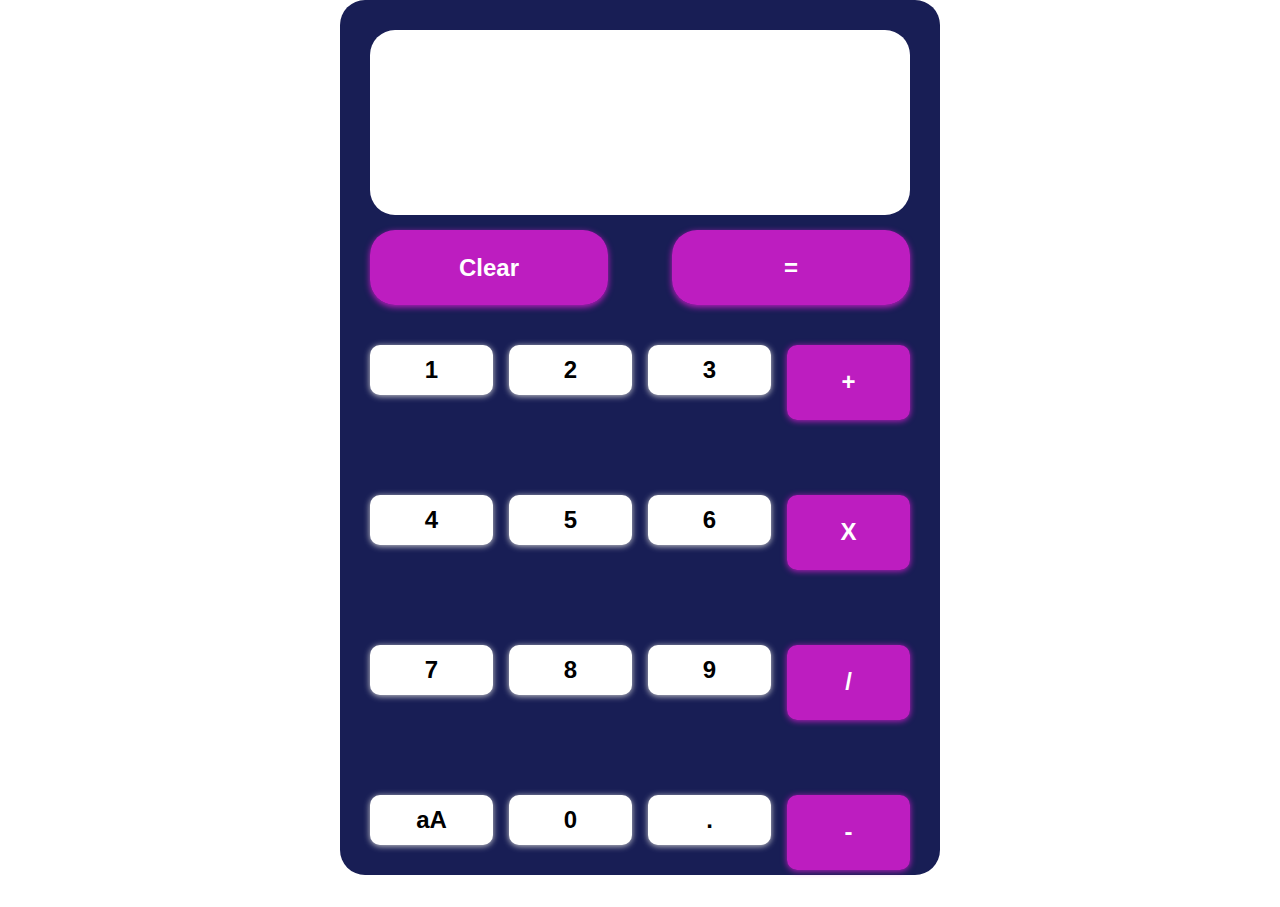
<file: calculator/index.htm>
<!DOCTYPE html>
<html lang="en">
<head>
    <meta charset="UTF-8">
    <meta name="viewport" content="width=device-width, initial-scale=1.0">
    <meta http-equiv="X-UA-Compatible" content="ie=edge">
    <title>Document</title>
    <link rel="stylesheet" href="style.css">
</head>
<body>
    <div class="container">
        <div class="screen-showcase">
            <div class="screen">
                <p class="question" id="question"></p>
                <p class="answer" id="answer"></p>
            </div>
            <div class="result-buttons">
                <button id="clear-button">Clear</button>
                <button id="compute-button">=</button>
            </div>
        </div>
        <div class="row-showcase">
            <div class="row row1">
                <button id="btn" class="btn">1</button>
                <button id="btn" class="btn">2</button>
                <button id="btn" class="btn">3</button>
                <button id="btn" class="operands">+</button>
            </div>
            <div class="row row2">
                <button id="btn" class="btn">4</button>
                <button id="btn" class="btn">5</button>
                <button id="btn" class="btn">6</button>
                <button id="btn" class="operands">X</button>
            </div>
            <div class="row row3">
                <button id="btn" class="btn">7</button>
                <button id="btn" class="btn">8</button>
                <button id="btn" class="btn">9</button>
                <button id="btn" class="operands">/</button>
            </div>
            <div class="row row4">
                <button id="btn">aA</button>
                <button id="btn" class="btn">0</button>
                <button id="btn">.</button>
                <button id="btn" class="operands">-</button>
            </div>
        </div>
    </div>
    <script src="main.js"></script> 
</body>
</html>
</file>
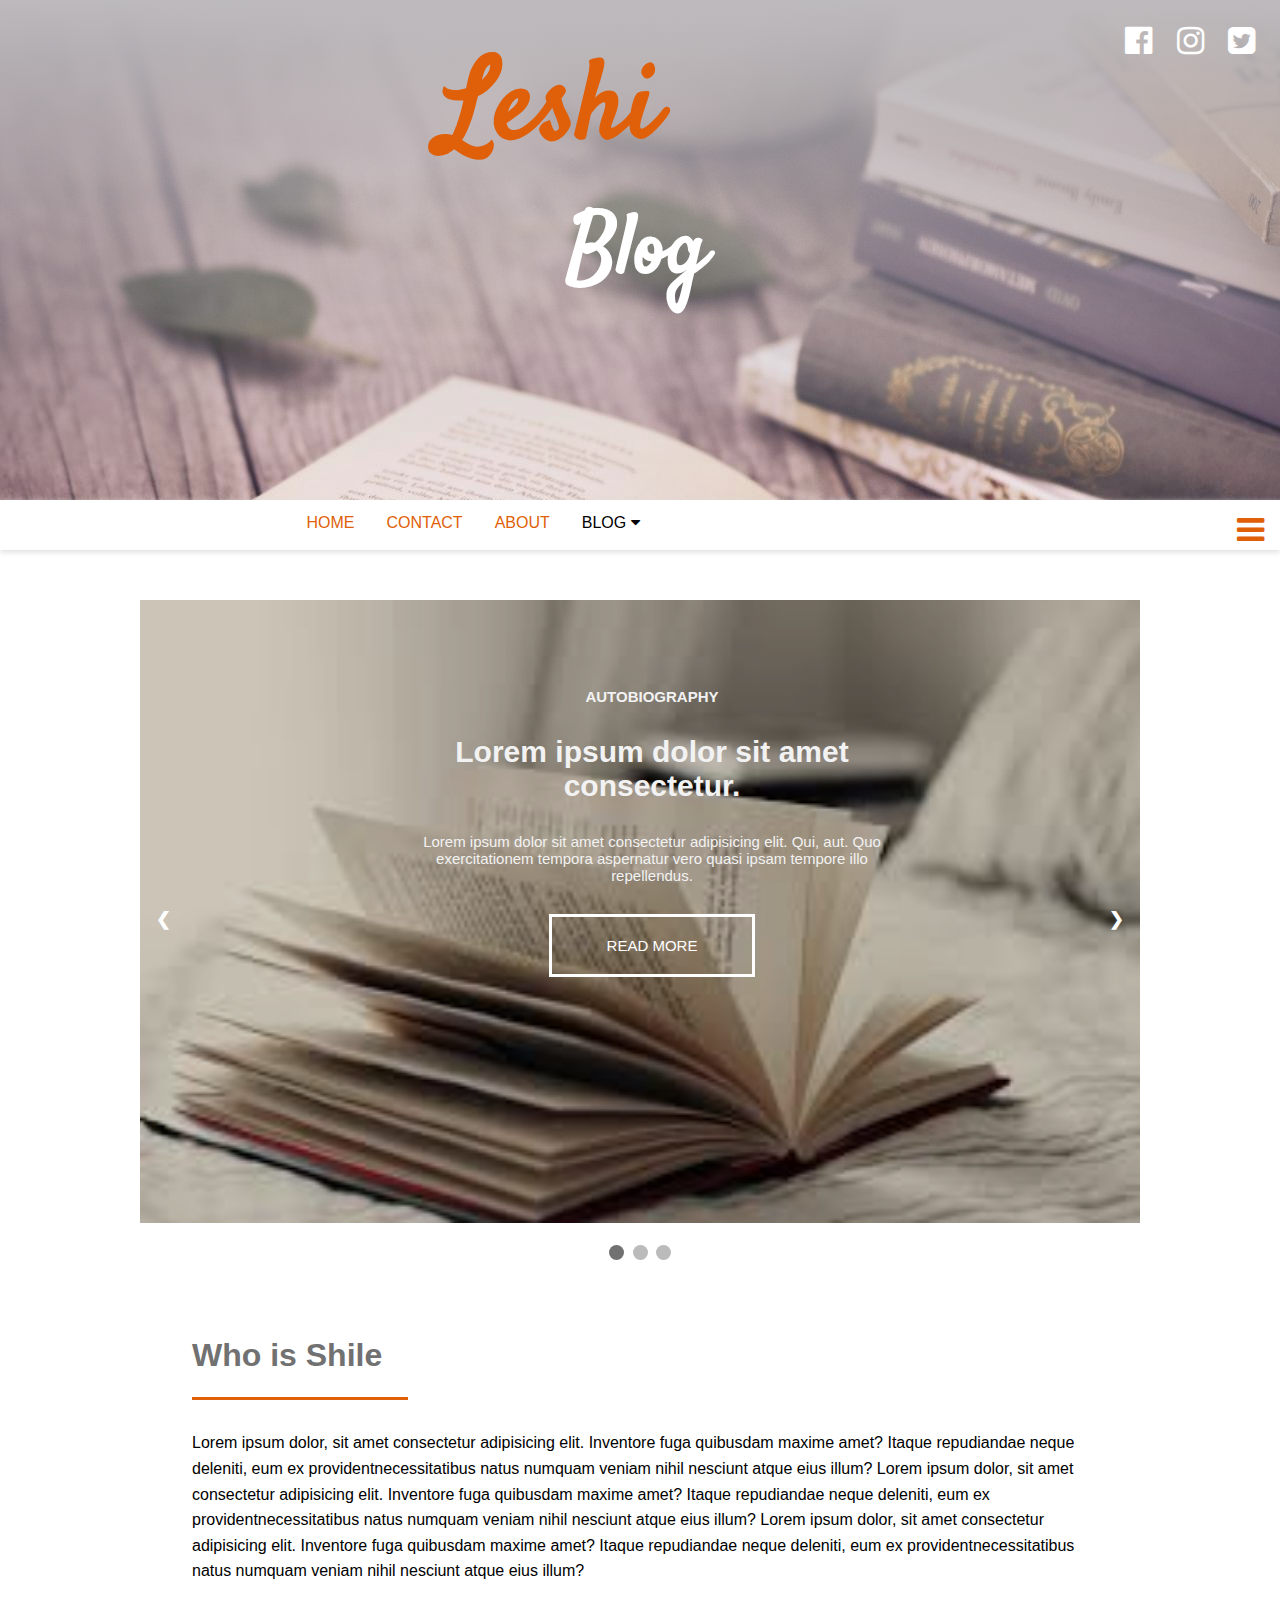
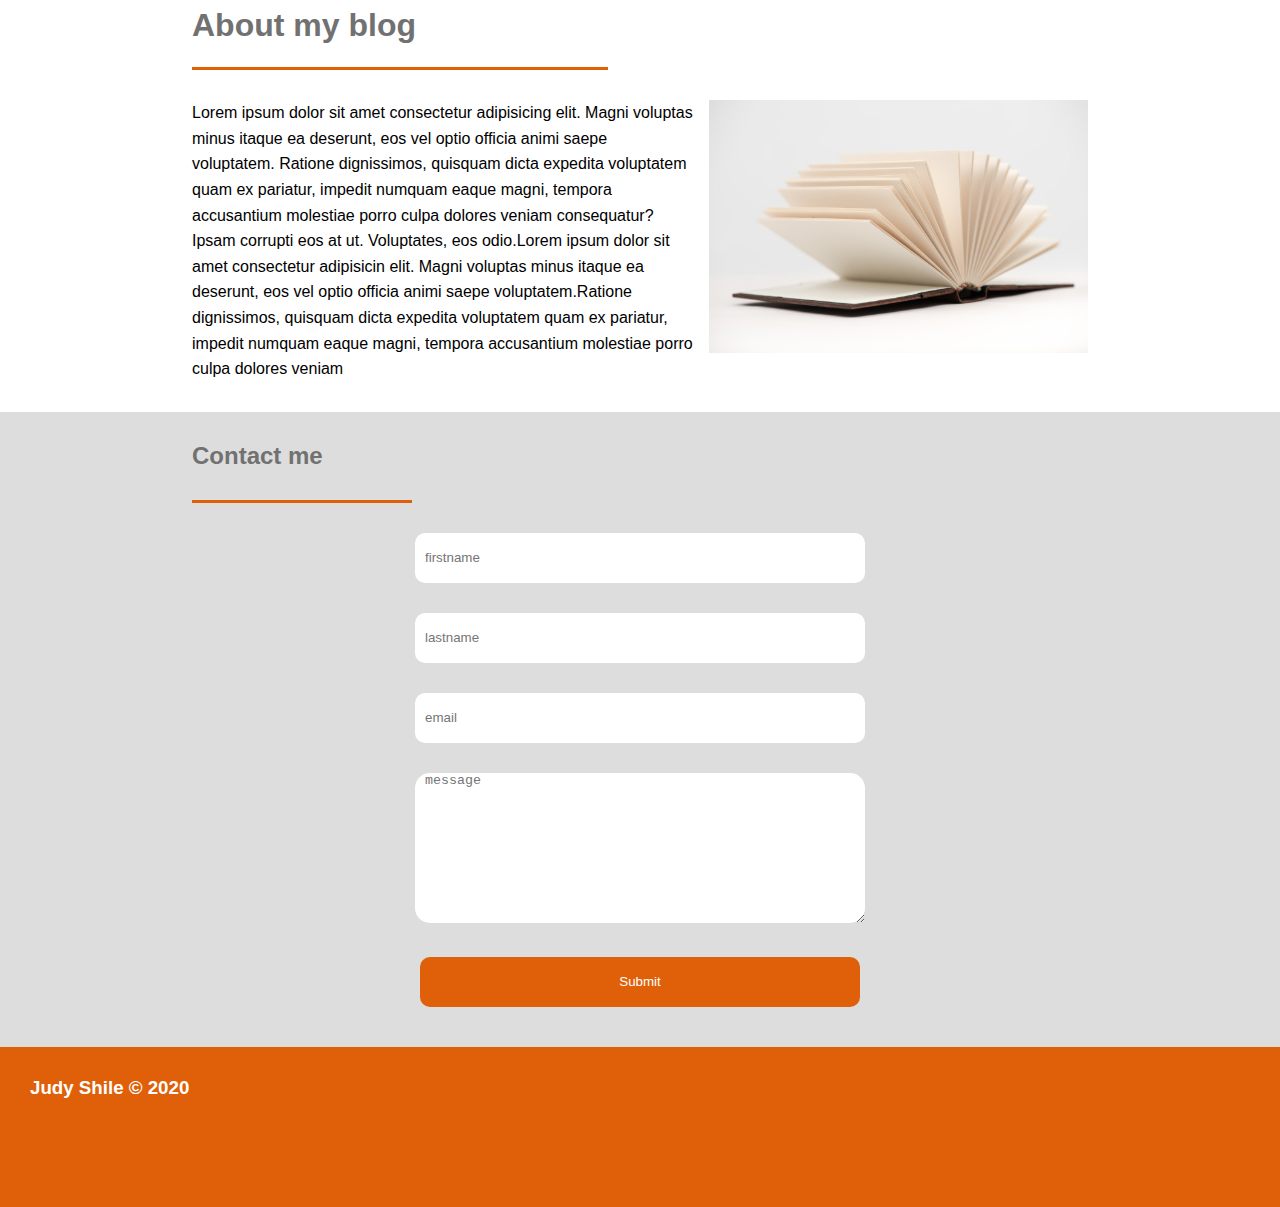
<file: judyshile/index.htm>
<!DOCTYPE html>
<html lang="en">
<head>
    <meta charset="UTF-8">
    <meta name="viewport" content="width=device-width, initial-scale=1.0">
    <meta http-equiv="X-UA-Compatible" content="ie=edge">
    <title>judyshile</title>
    <link rel="stylesheet" href="https://cdnjs.cloudflare.com/ajax/libs/font-awesome/4.7.0/css/font-awesome.min.css">
    <link rel="stylesheet" href="style.css">
</head>
<body>
    <div class="header" id="header">
        <div class="socialmedia" id="socialmedia">
          <ul>
            <li><a href="http://"><i class="fa fa-facebook-official fa-2x" aria-hidden="true"></i></a></li>
            <li><a href="http://"><i class="fa fa-instagram fa-2x" aria-hidden="true"></i></a></li>
            <li><a href="http://"><i class="fa fa-twitter-square fa-2x" aria-hidden="true"></i></a></li>
          </ul>
        </div>
        <div class="heading" id="heading">
            <h1>Leshi</h1>
            <h2>Blog</h2>
        </div>
    </div>
    <div class="nav-2">
        <i class="fa fa-bars fa-2x menu-bar" aria-hidden="true"></i>
      <div class="navbar">
        <a href="#home" id="home">Home</a>
        <a href="#news" id="contact">Contact</a>
        <a href="#news" id="about">About</a>
        <div class="dropdown">
          <button class="dropbtn">Blog
            <i class="fa fa-caret-down"></i>
          </button>
          <div class="dropdown-content">
            <a href="#">Blog</a>
            <a href="#">Fasion</a>
            <a href="#">Music</a>
            <a href="#">Books</a>
            <a href="#">Revews</a>
          </div>
        </div> 
        
      </div>
      
    </div>
    <div class="slideshow-container">

      <!-- Full-width images with number and caption text -->
      <div class="mySlides fade">
        <img src="images/onee.jpeg" style="width:100%">
        <div class="text">
          <p class="category" id="category"> Autobiography</p>
          <h1 class="article-heading" id="articleHeading">Lorem ipsum dolor sit amet consectetur.</h1>
          <p class="article-body">
             Lorem ipsum dolor sit amet consectetur
             adipisicing elit. Qui, aut. 
             Quo exercitationem tempora aspernatur
             vero quasi ipsam tempore 
             illo repellendus.
             <a href="#">Read More</a>
          </p>
          
        </div>
      </div>
    
      <div class="mySlides fade">
        <img src="images/twoo.jpg" style="width:100%">
        <div class="text">
            <p class="category" id="category"> Autobiography</p>
            <h1 class="article-heading" id="articleHeading">Lorem ipsum dolor sit amet consectetur.</h1>
            <p class="article-body">
                Lorem ipsum dolor sit amet consectetur
                adipisicing elit. Qui, aut. 
                Quo exercitationem tempora aspernatur
                vero quasi ipsam tempore 
                illo repellendus.
                <a href="#">Read More</a>
             </p>
        </div>
      </div>
      <div class="mySlides fade">
        <img src="images/threee.jpg" style="width:100%">
        <div class="text">
            <p class="category" id="category"> Autobiography</p>
            <h1 class="article-heading" id="articleHeading">Lorem ipsum dolor sit amet consectetur.</h1>
            <p class="article-body">
                Lorem ipsum dolor sit amet consectetur
                adipisicing elit. Qui, aut. 
                Quo exercitationem tempora aspernatur
                vero quasi ipsam tempore 
                illo repellendus.
                <a href="#">Read More</a>
             </p>
        </div>
      </div>
    
      <!-- Next and previous buttons -->
      <a class="prev" onclick="plusSlides(-1)">&#10094;</a>
      <a class="next" onclick="plusSlides(1)">&#10095;</a>
    </div>
    <br>
    
    <!-- The dots/circles -->
    <div style="text-align:center">
      <span class="dot" onclick="currentSlide(1)"></span>
      <span class="dot" onclick="currentSlide(2)"></span>
      <span class="dot" onclick="currentSlide(3)"></span>
    </div>
    <div class="about" id="aboutSection">
      <h1>Who is Shile</h1>
      <p>
        Lorem ipsum dolor, sit amet consectetur adipisicing elit. Inventore fuga 
        quibusdam maxime amet? Itaque repudiandae neque deleniti, eum ex providentnecessitatibus natus numquam veniam
        nihil nesciunt atque eius illum?
        Lorem ipsum dolor, sit amet consectetur adipisicing elit. Inventore fuga 
        quibusdam maxime amet? Itaque repudiandae neque deleniti, eum ex providentnecessitatibus natus numquam veniam
        nihil nesciunt atque eius illum?
        Lorem ipsum dolor, sit amet consectetur adipisicing elit. Inventore fuga 
        quibusdam maxime amet? Itaque repudiandae neque deleniti, eum ex providentnecessitatibus natus numquam veniam
        nihil nesciunt atque eius illum?
      </p>
      <h1 class="mytodo">About my blog</h1>
      <div class="todo" id="todo">
        <p class="todotext">
          Lorem ipsum dolor sit amet consectetur adipisicing elit. Magni voluptas minus itaque ea deserunt, 
          eos vel optio officia animi saepe voluptatem. Ratione dignissimos, quisquam dicta expedita voluptatem 
          quam ex pariatur, impedit numquam eaque magni, tempora accusantium molestiae porro culpa dolores veniam 
          consequatur? Ipsam corrupti eos at ut. Voluptates, eos odio.Lorem ipsum dolor sit amet consectetur adipisicin
          elit. Magni voluptas minus itaque ea deserunt, eos vel optio officia animi saepe voluptatem.Ratione dignissimos,
          quisquam dicta expedita voluptatem quam ex pariatur, impedit numquam eaque magni, tempora 
          accusantium molestiae porro culpa dolores veniam 
        </p>
        <p class="todoimage"><img src="images/twoo.jpg" alt=""></p>
      </div>
    </div>
    <div class="contact" id="contactSection">
      <div class="contact-header"><h2>Contact me</h2></div>
      <div class="form-container">
      <form action="" method="post">
        <input type="text" name="firstname" id="firstname" class="text-input" placeholder="firstname"><br>
        <input type="text" name="lastname" id="lastname" class="text-input" placeholder="lastname"><br>
        <input type="email" name="email" id="email" class="text-input" placeholder="email"><br>
        <textarea name="message" id="message" cols="30" rows="10" class="text-message" placeholder="message"></textarea><br>
        <input type="submit" value="Submit" class="submit">
      </form>
    </div>
    </div>
    <div class="footer">
      <h3>Judy Shile &copy; 2020</h3>
    </div>

    <script src="main.js"></script>
</body>
</html>
</file>
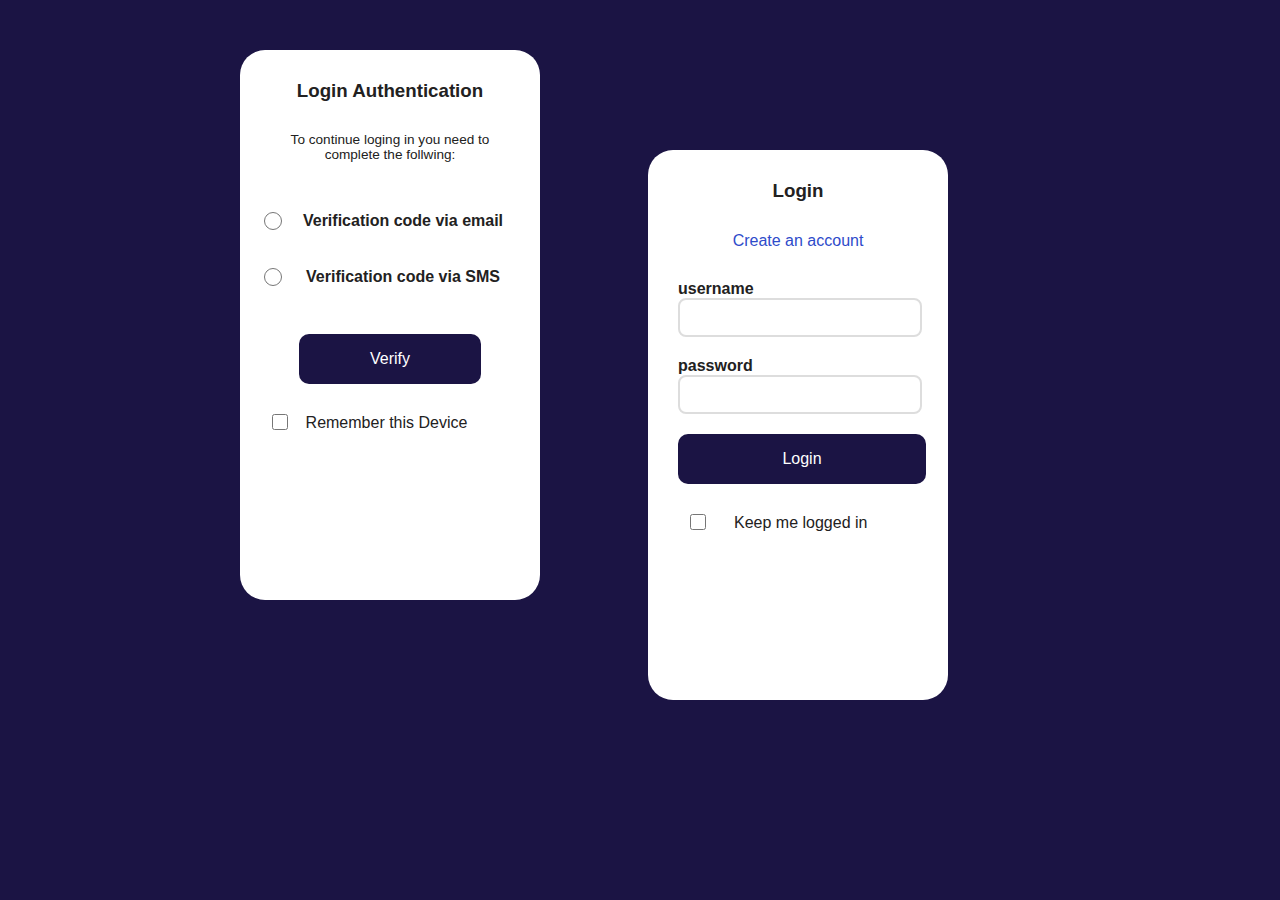
<file: Log in Form/index.htm>
<!DOCTYPE html>
<html lang="en">
<head>
    <meta charset="UTF-8">
    <meta name="viewport" content="width=device-width, initial-scale=1.0">
    <meta http-equiv="X-UA-Compatible" content="ie=edge">
    <title>Login Form</title>
    <link rel="stylesheet" href="style.css">
</head>
<body>
    <div class="container" id="container">
        <div class="form form-1">
            <h3>Login Authentication</h3>
            <p class="info-ver" id="infover">To continue loging in you need to complete the follwing:</p>
            <div class="radio radio-button-one">
                <input type="radio" name="email" id="email"><p class="identifier">Verification code via email</p><br>
            </div>
            <p class="confirmation" id="radioconfirmation"></p>
            <div class="radio radio-button-two">
                <input type="radio" name="email" id="sms"><p class="identifier"> Verification code via SMS</p><br>
            </div>
            <p class="confirmation" id="smsconfirmation"></p>
            <a href="#" id="verifybutton">Verify</a>
            <div class="radio check">
                <input type="checkbox" name="rememberdevice" id="rememberdevice" class="checkbox"> <p>Remember this Device</p>
            </div>
        </div>
        <div class="form form-2" id="form-2">
            <h3>Login</h3>
            <a href="#">Create an account</a>
            <form action="#" method="post">
                <div class="form-group">
                    <label for="username">username</label><br>
                    <input type="text" name="username" id="username"><br>
                </div>
                <div class="form-group">
                    <label for="password">password</label><br>
                    <input type="password" name="password" id="password"><br>
                </div>
                <div class="form-group">
                    <a href="#" class="btn" id="login">Login</a>
                </div>
                <div class="form-group check">
                    <input type="checkbox" name="keeplogin" id="keeplogin" class="checkbox"> <p>Keep me logged in</p> 
                </div>
            </form>
        </div>
    </div>
    <script src="main.js"></script>
</body>
</html>
</file>
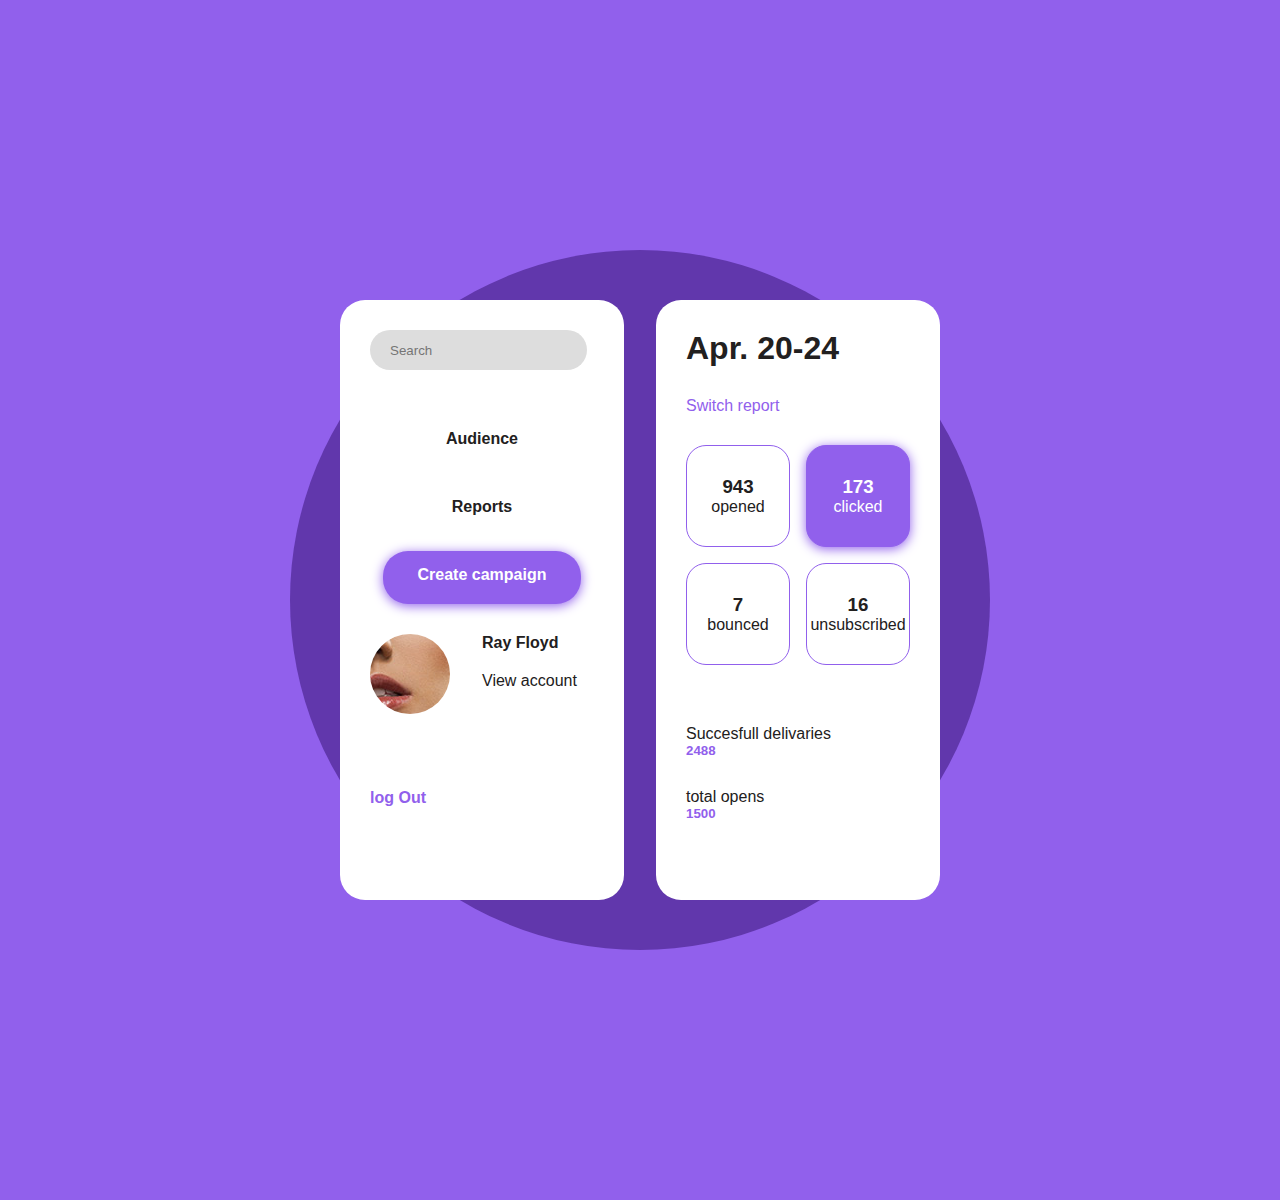
<file: MarketingApp/index.htm>
<!DOCTYPE html>
<html lang="en">
<head>
    <meta charset="UTF-8">
    <meta name="viewport" content="width=device-width, initial-scale=1.0">
    <meta http-equiv="X-UA-Compatible" content="ie=edge">
    <title>marketing app</title>
    <link rel="stylesheet" href="style.css">
</head>
<body>
    <div class="container" id="container">
        <div class="showcase showcase-one" id="showcaseOne"> 
            <input type="search" name="search" id="search" class="search" placeholder="Search">
            <h4 class="detail audience" id="audience">Audience</h4>
            <h4 class="detail report" id="report">Reports</h4>
            <h4 class="detail campaign" id="campaign">Create campaign</h4>
            <div class="account">
                <div class="profile-pic"></div>
                <div class="username">
                    <h4>Ray Floyd</h4>
                    <p>View account</p>
                </div>
            </div>
            <h4 class="logout">log Out</h4>
        </div>
        <div class="showcase showcase-two" id="showcaseTwo">
            <h1 class="date">
                Apr. 20-24
            </h1>
            <p class="report">Switch report</p>
            <div class="reports">
                <div class="report-item opened" id="reportItem">
                    <h3>943</h3>
                    <p>opened</p>
                </div>
                <div class="report-item clicked" id="reportItem">
                    <h3>173</h3>
                    <p>clicked</p>
                </div>
                <div class="report-item bounced" id="reportItem">
                    <h3>7</h3>
                    <p>bounced</p>
                </div>
                <div class="report-item unsubscribed" id="reportItem">
                    <h3>16</h3>
                    <p>unsubscribed</p>
                </div>
            </div>
            <div class="footer">
                <p>Succesfull delivaries</p>
                <h5>2488</h5>
                <p>total opens</p>
                <h5>1500</h5>
            </div>
        </div>
    </div>
    <script src="main.js"></script>
</body>
</html>
</file>
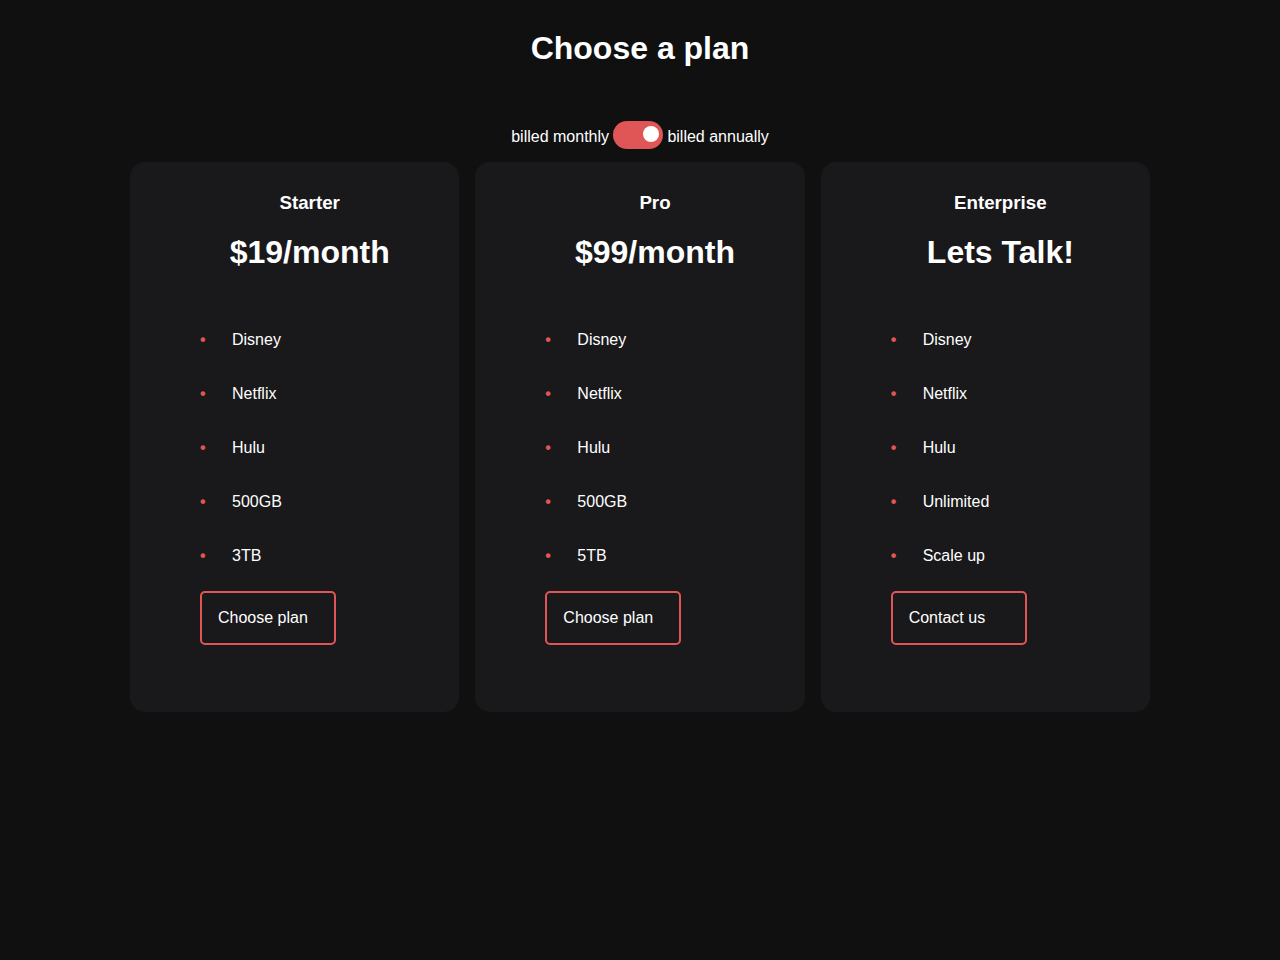
<file: pricing page/index.htm>
<!DOCTYPE html>
<html lang="en">
<head>
    <meta charset="UTF-8">
    <meta name="viewport" content="width=device-width, initial-scale=1.0">
    <meta http-equiv="X-UA-Compatible" content="ie=edge">
    <title>Pricing page</title>
    <link rel="stylesheet" href="style.css">
</head>
<body>
    <div class="header">
        <h1>Choose a plan</h1>
    </div>
    <div class="container">
        <div class="billing-btn" id="billing-btn">
            <p class="billing-details">billed monthly</p> 
            <p class="switch"><button class="btn one" id="btnOne"></button>  <button class="btn two" id="btnTwo"></button></p>
            <p>billed annually</p>
        </div>
        <div class="showcase">
            <div class="plan starter" id="starter">
                <h3>Starter</h3>
                <h1 id="pricingStart">$19/month</h1>
                <div class="drop-down"></div>
                <ul class="offers">
                    <li class="offerd-items">Disney</li>
                    <li class="offerd-items">Netflix</li>
                    <li class="offerd-items">Hulu</li>
                    <li class="offerd-items">500GB</li>
                    <li class="offerd-items">3TB</li>
                </ul>
                <a href="#" id="plan">Choose plan</a>
            </div>
            <div class="plan pro" id="pro">
                <h3>Pro</h3>
                <h1 id="pricingPro">$99/month</h1>
                <div class="drop-down"></div>
                <ul class="offers">
                    <li class="offerd-items">Disney</li>
                    <li class="offerd-items">Netflix</li>
                    <li class="offerd-items">Hulu</li>
                    <li class="offerd-items">500GB</li>
                    <li class="offerd-items">5TB</li>
                </ul>
                <a href="#" id="plan">Choose plan</a>
            </div>
            <div class="plan enterprise" id="enterprise">
                <h3>Enterprise</h3>
                <h1>Lets Talk!</h1>
                <div class="drop-down"></div>
                <ul class="offers">
                    <li class="offerd-items">Disney</li>
                    <li class="offerd-items">Netflix</li>
                    <li class="offerd-items">Hulu</li>
                    <li class="offerd-items">Unlimited</li>
                    <li class="offerd-items">Scale up</li>
                </ul>
                <a href="#" id="plan" class="plan">Contact us</a>
            </div>
        </div>
    </div>
    <script src="main.js"></script>
</body>
</html>
</file>
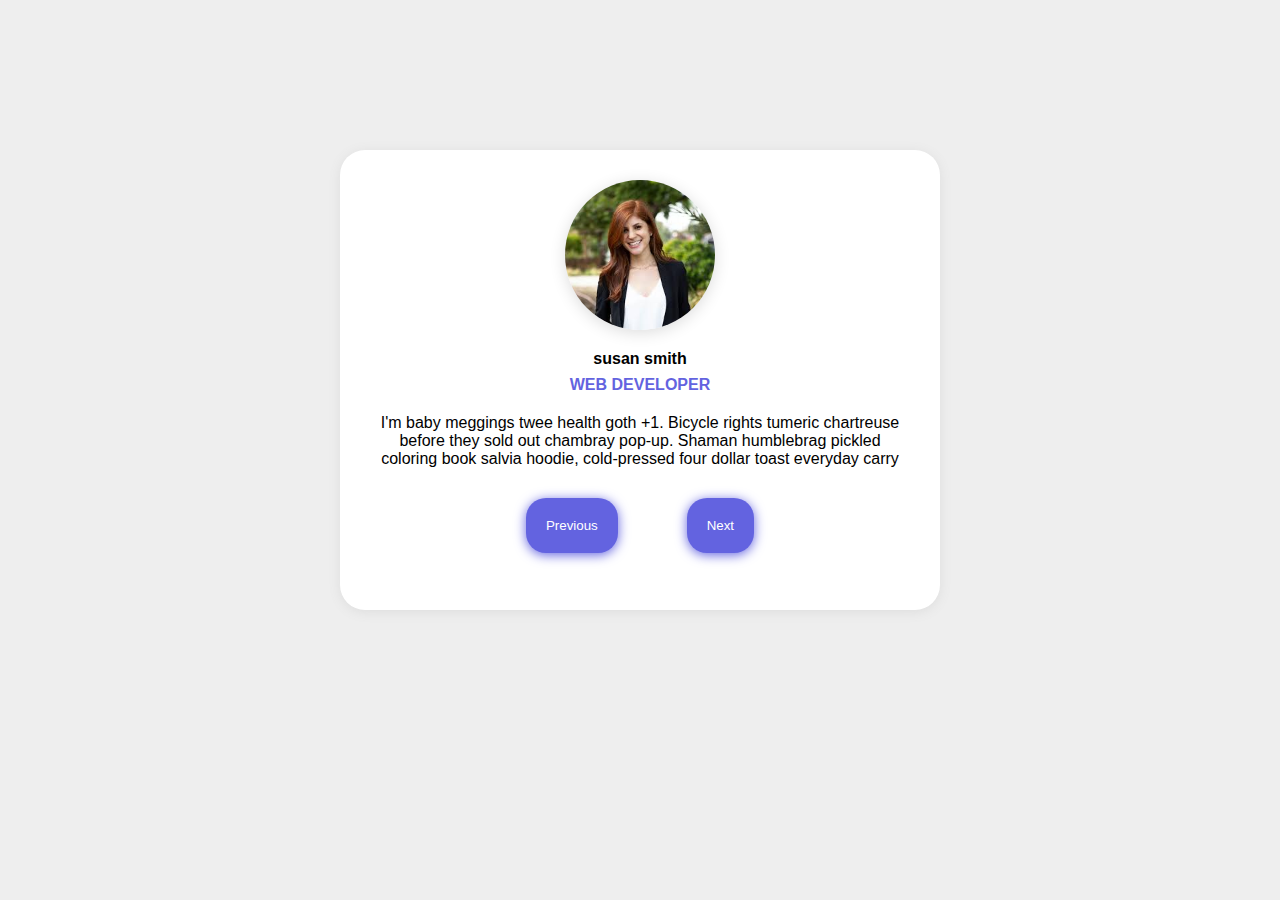
<file: profile/index.htm>
<!DOCTYPE html>
<html lang="en">
<head>
    <meta charset="UTF-8">
    <meta name="viewport" content="width=device-width, initial-scale=1.0">
    <meta http-equiv="X-UA-Compatible" content="ie=edge">
    <title>Profile page</title>
    <link rel="stylesheet" href="style.css">
</head>
<body>
    <div class="container ">
        <div class="profile-pic anim" id="profilepic">
            <img src="susan.jpeg" alt="" id="person">
        </div>
        <h4 class="username anim" id="username">susan smith</h4>
        <h4 id="job" class="job">web developer</h4>
        <p class="bio anim" id="bio">I'm baby meggings twee health goth +1. Bicycle rights tumeric chartreuse before they sold out chambray pop-up. Shaman humblebrag pickled coloring book salvia hoodie, cold-pressed four dollar toast everyday carry</p>
        <h1 class="btn anim" ><button id="previousBtn">Previous</button>  <button id="nextBtn">Next</button></h1>
    </div>
    <script src="main.js"></script>
</body>
</html>
</file>
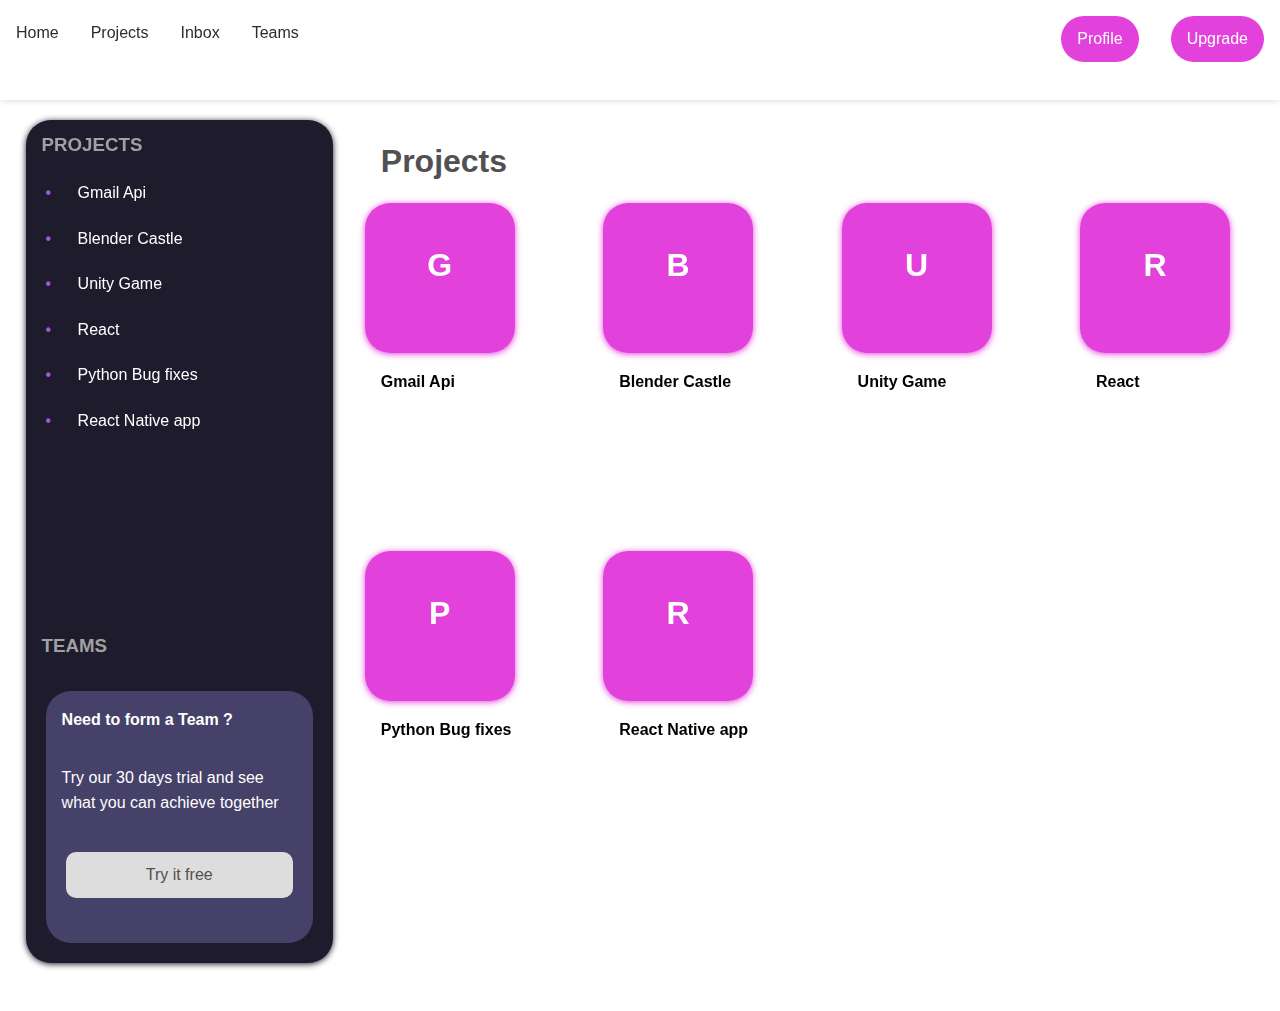
<file: project page/index.htm>
<!DOCTYPE html>
<html lang="en">
<head>
    <meta charset="UTF-8">
    <meta name="viewport" content="width=device-width, initial-scale=1.0">
    <meta http-equiv="X-UA-Compatible" content="ie=edge">
    <title>Document</title>
    <link rel="stylesheet" href="style.css">
</head>
<body>
    <ul class="nav">
        <li class="nav-item-left"> <a href="#">Home</a></li>
        <li class="nav-item-left"><a href="#">Projects</a></li>
        <li class="nav-item-left"><a href="#">Inbox</a></li>
        <li class="nav-item-left"><a href="#">Teams</a></li>
        <li class="nav-item-right upgrade"><a href="#">Upgrade</a></li>
        <li class="nav-item-right profile"><a href="#">Profile</a></li>
    </ul>
    <div class="bottom"></div>
    <div class="showcase">
        <div class="control-panel">
            <div>
                <h3>PROJECTS</h3>
                <ul>
                    <li>Gmail Api</li>
                    <li>Blender Castle</li>
                    <li>Unity Game</li>
                    <li>React</li>
                    <li>Python Bug fixes</li>
                    <li>React Native app</li>
                </ul>
            </div>
            <div class="create-teams">
                <h3>TEAMS</h3>
                <div class="teams">
                    <h4>Need to form a Team ?</h4>
                    <p>Try our 30 days trial and see what you can achieve together</p>
                    <a href="#" class="try-free">Try it free</a>
                </div>
            </div>
        </div>
        <div class="dashboard">
            <h1>Projects</h1>
            <div class="container">
                <div>
                    <div><h1>G</h1></div>
                    <p>Gmail Api</p>
                </div>
                <div>
                    <div><h1>B</h1></div>
                    <p>Blender Castle</p>
                </div>
                <div>
                    <div><h1>U</h1></div>
                    <p>Unity Game</p>
                </div>
                <div>
                    <div><h1>R</h1></div>
                    <p>React</p>
                </div>
                <div>
                    <div><h1>P</h1></div>
                    <p>Python Bug fixes</p>
                </div>
                <div>
                    <div><h1>R</h1></div>
                    <p>React Native app</p>
                </div>
            </div>
        </div>
    </div>
</body>
</html>
</file>
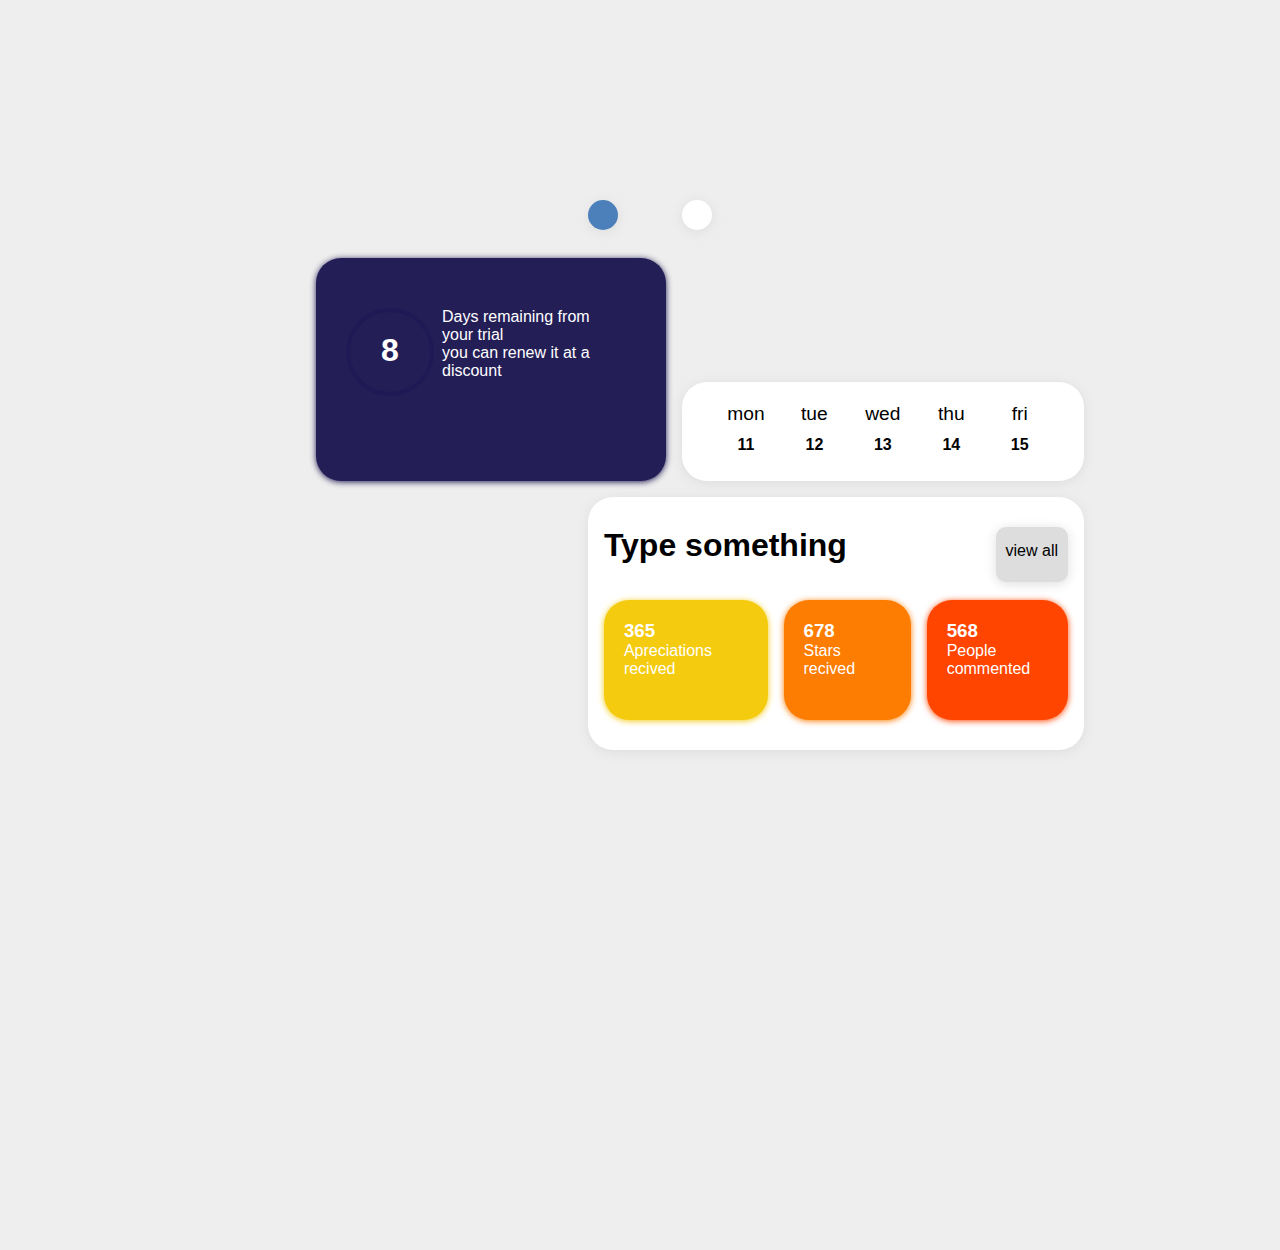
<file: Timer/index.htm>
<!DOCTYPE html>
<html lang="en">
<head>
    <meta charset="UTF-8">
    <meta name="viewport" content="width=device-width, initial-scale=1.0">
    <meta http-equiv="X-UA-Compatible" content="ie=edge">
    <title>Timer</title>
    <link rel="stylesheet" href="style.css">
</head>
<body id="mbody">
    <div class="container" id="container">
        <button class="mode mode-default"  id="mdefault"></button>
        <button class="mode mode-dark" id="mdark"></button>
        <div class="rounded days" id="days">
            <div class="days-info">
                <div class="num" id="num-days"><h1>8</h1></div>
                <div class="words" id="word-days">Days remaining from your trial <br> you can renew it at a discount</div>
            </div>
        </div>
        <div class="rounded calender" id="calender">
            <ul class="week-days">
                <li class="day" id="day">
                    <p class="num">mon</p>
                    <p class="word">11</p>
                </li>
                <li class="day" id="day">
                    <p class="num">tue</p>
                    <p class="word">12</p>
                </li>
                <li class="day" id="day">
                    <p class="num">wed</p>
                    <p class="word">13</p>
                </li>
                <li class="day" id="day">
                    <p class="num">thu</p>
                    <p class="word">14</p>
                </li>
                <li class="day" id="day">
                    <p class="num">fri</p>
                    <p class="word">15</p>
                </li>
            </ul>
        </div>
        <div class="rounded engagements" id="engagements">
            <h1 class="info" id="info">Type something</h1>
            <p class="btn" id="btn">view all</p>
            <div class="stat like" id="stat">
                <div class="eng">
                    <h3>365</h3>
                    <p>Apreciations recived</p>
                </div>
            </div>
            <div class="stat star" id="stat">
                <div class="eng">
                    <h3>678</h3>
                    <p>Stars recived</p>
                </div>
            </div>
            <div class="stat comment" id="stat">
                <div class="eng">
                    <h3>568</h3>
                    <p>People commented</p>
                </div>
            </div>
        </div>
    </div>
    <script src="main.js"></script>
</body>
</html>
</file>
<file: calculator/style.css>
*{
    margin: 0;
    padding: 0;
}
body{
    font-family: Arial, Helvetica, sans-serif;
}
button {
    background-color: #fff;
    border: none;
    border-radius: 25px;
    outline: none;
    font-size: 150%;
    font-weight: bold;
    box-shadow:0px 1px 6px #d4d4d4;
    transition: all;
    transition-duration: 1s;
}
button:hover{
    height: 110%;
    width: 110%;
}
.container{
    display: grid;
    margin: auto;
    max-width: 600px;
    background-color: rgb(24, 30, 85);
    color: #fff;
    height: 875px;
    border-radius: 25px;
    grid-template-rows: 275px 600px;
    grid-gap: 2em;
}
.screen-showcase {
    position: relative; 
}
.screen-showcase > .screen {
    margin: auto;
    margin-top: 30px;
    margin-bottom: 15px;
    width: 540px;
    background-color: #fff;
    color: rgb(34, 32, 32);
    font-weight: bold;
    height: 185px;
    border-radius: 25px;
    text-align: center;
    display: grid;
    grid-template-rows: 1fr 2fr;
    transition: all;
    transition-duration: 2s;
}
.screen-showcase > .screen:hover{
    box-shadow:0px 2px 12px #fff;
}
.screen-showcase > .screen > p.question {
    padding: 8px;
    font-size: 200%;
}
.screen-showcase > .screen > p.answer {
    padding: 8px;
    font-size: 300%;
}
.screen-showcase > .result-buttons {
    position: relative;
    margin: auto;
    width: 540px;
    height: 75px;
    display: grid;
    grid-template-columns: 1fr 1fr;
    grid-gap: 4em;
}
.screen-showcase > .result-buttons > button {
    background-color: rgba(221, 30, 212, 0.842);
    color: #fff;
    box-shadow:0px 2px 6px rgba(221, 30, 212, 0.842);
}
.row-showcase {
    position: relative;
    display: grid;
    grid-template-rows:1fr 1fr 1fr 1fr;
}
.row-showcase > .row {
    position: relative;
    margin: auto;
    width: 540px;
    display: grid;
    grid-template-columns: 1fr 1fr 1fr 1fr;
    grid-gap: 1em;
}
.row-showcase > .row > button {
    height: 50px;
    border-radius: 10px;
}
.row-showcase > .row > button.operands {
    height: 75px;
    background-color:rgba(221, 30, 212, 0.842) ;
    color :#fff;
    box-shadow:0px 1px 6px rgba(221, 30, 212, 0.842)
}
</file>
<file: judyshile/style.css>
@import url('https://fonts.googleapis.com/css?family=Satisfy&display=swap');
@import url('https://fonts.googleapis.com/css?family=Acme&display=swap');
@import url('https://fonts.googleapis.com/css?family=Raleway&display=swap');


*{
    padding: 0;
    margin: 0;
}
body{
    font-family: Arial, Helvetica, sans-serif;
}
a{
    text-decoration: none;
    color: rgb(224, 95, 9);
}
  .header{
    background: linear-gradient(rgb(189, 186, 189), rgba(189, 186, 189, 0.1)),url("images/landingshile.jpg");
    height: 500px;
    color: #fff;
}
.header > .socialmedia {
    float: right;
    padding:15px;
}
.header > .socialmedia > ul{
    list-style-type: none;
}
.header > .socialmedia >ul > li {
    display: inline;
}
.header > .socialmedia >ul > li > a > i{
  color: #fff;
  padding: 10px;
}
.heading {
    position: relative;
    font-family: 'Satisfy', sans-serif;
    width: 50%;
    margin: auto;
    display: grid;
    padding: 30px;
    text-align: center;
    font-size: 350%;
}
.header > .heading >h1 {
    color:rgb(224, 95, 9);

}
.header > .heading >h2 {
    padding-left: 175px;
}

/*Navbar*/
.nav-2 {
  height: 50px;
  width: 100%;
  background-color: #fff;
  box-shadow:0px 2px 6px #ddd ;
}
.menu-bar {
  position: relative;
  float: right;
  padding: 14px 16px;
  color: rgb(224, 95, 9);

}
.navbar {
    overflow: hidden;
    text-transform: uppercase;
    text-align: center;
    width: 50%;
    margin: auto;
    
  }
  
  .navbar a {
    float: left;
    font-size: 16px;
    text-align: center;
    padding: 14px 16px;
    text-decoration: none;
  }
  
  .dropdown {
    float: left;
    overflow: hidden;
  }
  
  .dropdown .dropbtn {
    font-size: 16px;  
    border: none;
    outline: none;
    padding: 14px 16px;
    background-color: inherit;
    font-family: inherit;
    margin: 0;
    text-transform: uppercase;
  }
  
  .navbar a:hover, .dropdown:hover .dropbtn {
    border-bottom: solid 2px rgb(224, 95, 9);
  }
  
  .dropdown-content {
    display: none;
    position: absolute;
    background-color: #f9f9f9;
    min-width: 160px;
    box-shadow: 0px 8px 16px 0px rgba(0,0,0,0.2);
    z-index: 1;
    border-radius: 15px;
  }
  
  .dropdown-content a {
    float: none;
    color: black;
    padding: 12px 16px;
    text-decoration: none;
    display: block;
    text-align: left;
  }
  
  .dropdown-content a:hover {
    color: rgb(224, 95, 9);
    border: none;
  }
  
  .dropdown:hover .dropdown-content {
    display: block;
  }


  .slideshow-container {
    max-width: 1000px;
    position: relative;
    margin: auto;
    margin-top: 50px;
  }
  
  /* Hide the images by default */
  .mySlides {
    display: none;
    
  }
  .mySlides > img {
    filter: brightness(80%);
  }
  
  /* Next & previous buttons */
  .prev, .next {
    cursor: pointer;
    position: absolute;
    top: 50%;
    width: auto;
    margin-top: -22px;
    padding: 16px;
    color: white;
    font-weight: bold;
    font-size: 18px;
    transition: 0.6s ease;
    border-radius: 0 3px 3px 0;
    user-select: none;
  }
  
  /* Position the "next button" to the right */
  .next {
    right: 0;
    border-radius: 3px 0 0 3px;
  }
  
  /* On hover, add a black background color with a little bit see-through */
  .prev:hover, .next:hover {
    background-color: rgba(224,95,9,0.8);
  }
  
  /* Caption text */
  .text {
    color: #f2f2f2;
    font-size: 15px;
    padding: 8px 12px;
    position: absolute;
    top: 80px;
    width: 100%;
    text-align: center;
  }
  .text > p.category {
    max-width: 50%;
    text-align: center;
    margin: auto;
    text-transform: uppercase;
    margin-bottom: 30px;
    font-weight: bold;
  }
  .text > h1.article-heading {
    max-width: 50%;
    text-align: center;
    margin: auto;
    margin-bottom: 30px;
  }
  .text > p.article-body {
    max-width: 50%;
    text-align: center;
    margin: auto;
  }

   .text > p.article-body > a {
    text-decoration: none;
    color: #fff;
    display: block;
    margin:auto;
    margin-top: 30px;
    max-width: 160px;
    padding: 20px;
    border: solid 3px #fff;
    text-transform: uppercase;
  }
  .text > p.article-body > a:hover{
    color: #fff;
    background-color: rgb(224, 95, 9);
    border: none;
    outline: none;
  }
  /* Number text (1/3 etc) */
  .numbertext {
    color: #f2f2f2;
    font-size: 12px;
    padding: 8px 12px;
    position: absolute;
    top: 0;
  }
  
  /* The dots/bullets/indicators */
  .dot {
    cursor: pointer;
    height: 15px;
    width: 15px;
    margin: 0 2px;
    background-color: #bbb;
    border-radius: 50%;
    display: inline-block;
    transition: background-color 0.6s ease;
  }
  
  .active, .dot:hover {
    background-color: #717171;
  }
  
  /* Fading animation */
  .fade {
    -webkit-animation-name: fade;
    -webkit-animation-duration: 1.5s;
    animation-name: fade;
    animation-duration: 1.5s;
  }
  
  @-webkit-keyframes fade {
    from {opacity: .4}
    to {opacity: 1}
  }
  
  @keyframes fade {
    from {opacity: .4}
    to {opacity: 1}
  }

  /**About Section*/
  .about{
    max-width: 70%;
    margin: auto;
    margin-top:50px;
    line-height: 1.6;
  }
  .about >p {
    line-height: 1.6;
  }
  .about >h1 {
    padding: 16px;
    padding-left: 0;
    border-bottom: solid 3px rgb(224, 95, 9);
    font-family: 'Raleway' sans-serif;
    margin-bottom: 30px;
    max-width: 200px;
    color: #717171;
  }
  .about >h1.mytodo{
    max-width: 400px;
  }
  /**
  Grid Section
  //Todo
  */
  .todo{
    max-height: 300px;
    display: grid;
    gap: 1em;
    margin-bottom: 30px;
    grid-template-areas: "todoText todoText todoImage todoImage"
                         "todoText todoText todoImage todoImage"
                         "todoText todoText todoImage todoImage";
  }
  .todo > .todotext{
    grid-area: todoText;
  }
  .todo > .todoimage {
    grid-area: todoImage;
  }
  .todo > .todoimage > img {
    max-width: 100%;
  }
  .contact {
    background-color: #ddd;
  }
  .contact > div.contact-header{
    max-width: 70%;
    margin: auto;
    color: #717171;
  }
  .contact > div.contact-header >h2 {
    border-bottom: solid 3px rgb(224, 95, 9);
    margin-bottom: 30px;
    width: 220px;
    padding-top: 30px;
    padding-bottom: 30px;
  }
  .contact .form-container{
    
    text-align: center;
  }
  .contact >.form-container > form >.text-input{
    margin-bottom: 30px;
    height: 50px;
    width: 440px;
    border: none;
    border-radius: 10px;
    outline: none;
    padding-left: 10px;
  }
  .contact >.form-container > form >.text-message{
    width: 440px;
    margin-bottom: 30px;
    border: none;
    border-radius: 15px;
    padding-left: 10px;
    outline: none;
  }
  .submit{
    width: 440px;
    background-color: rgb(224, 95, 9);
    height: 50px;
    border: none;
    border-radius: 10px;
    outline: none;
    color: #fff;
    text-align: center;
    font-size-adjust: 150%;
    margin-bottom: 40px;
  }
  .footer{
    color: #fff;
    background-color: rgb(224, 95, 9);
    padding: 30px;
    height: 100px;
  }


.header{
    background: linear-gradient(rgb(189, 186, 189), rgba(189, 186, 189, 0.1)),url("images/landingshile.jpg");
    height: 500px;
    color: #fff;
}
.header > .socialmedia {
    float: right;
    padding:15px;
}
.header > .socialmedia > ul{
    list-style-type: none;
}
.header > .socialmedia >ul > li {
    display: inline;
}
.header > .socialmedia >ul > li > a > i{
  color: #fff;
  padding: 10px;
}
.heading {
    position: relative;
    font-family: 'Satisfy', sans-serif;
    width: 50%;
    margin: auto;
    display: grid;
    padding: 30px;
    text-align: center;
    font-size: 350%;
}
.header > .heading >h1 {
    color:rgb(224, 95, 9);

}
.header > .heading >h2 {
    padding-left: 175px;
}

/*Navbar*/
.nav-2 {
  height: 50px;
  width: 100%;
  background-color: #fff;
  box-shadow:0px 2px 6px #ddd ;
}
.menu-bar {
  position: relative;
  float: right;
  padding: 14px 16px;
  color: rgb(224, 95, 9);

}
.navbar {
    overflow: hidden;
    text-transform: uppercase;
    text-align: center;
    width: 50%;
    margin: auto;
    
  }
  
  .navbar a {
    float: left;
    font-size: 16px;
    text-align: center;
    padding: 14px 16px;
    text-decoration: none;
  }
  
  .dropdown {
    float: left;
    overflow: hidden;
  }
  
  .dropdown .dropbtn {
    font-size: 16px;  
    border: none;
    outline: none;
    padding: 14px 16px;
    background-color: inherit;
    font-family: inherit;
    margin: 0;
    text-transform: uppercase;
  }
  
  .navbar a:hover, .dropdown:hover .dropbtn {
    border-bottom: solid 2px rgb(224, 95, 9);
  }
  
  .dropdown-content {
    display: none;
    position: absolute;
    background-color: #f9f9f9;
    min-width: 160px;
    box-shadow: 0px 8px 16px 0px rgba(0,0,0,0.2);
    z-index: 1;
    border-radius: 15px;
  }
  
  .dropdown-content a {
    float: none;
    color: black;
    padding: 12px 16px;
    text-decoration: none;
    display: block;
    text-align: left;
  }
  
  .dropdown-content a:hover {
    color: rgb(224, 95, 9);
    border: none;
  }
  
  .dropdown:hover .dropdown-content {
    display: block;
  }


  .slideshow-container {
    max-width: 1000px;
    position: relative;
    margin: auto;
    margin-top: 50px;
  }
  
  /* Hide the images by default */
  .mySlides {
    display: none;
    
  }
  .mySlides > img {
    filter: brightness(80%);
  }
  
  /* Next & previous buttons */
  .prev, .next {
    cursor: pointer;
    position: absolute;
    top: 50%;
    width: auto;
    margin-top: -22px;
    padding: 16px;
    color: white;
    font-weight: bold;
    font-size: 18px;
    transition: 0.6s ease;
    border-radius: 0 3px 3px 0;
    user-select: none;
  }
  
  /* Position the "next button" to the right */
  .next {
    right: 0;
    border-radius: 3px 0 0 3px;
  }
  
  /* On hover, add a black background color with a little bit see-through */
  .prev:hover, .next:hover {
    background-color: rgba(224,95,9,0.8);
  }
  
  /* Caption text */
  .text {
    color: #f2f2f2;
    font-size: 15px;
    padding: 8px 12px;
    position: absolute;
    top: 80px;
    width: 100%;
    text-align: center;
  }
  .text > p.category {
    max-width: 50%;
    text-align: center;
    margin: auto;
    text-transform: uppercase;
    margin-bottom: 30px;
    font-weight: bold;
  }
  .text > h1.article-heading {
    max-width: 50%;
    text-align: center;
    margin: auto;
    margin-bottom: 30px;
  }
  .text > p.article-body {
    max-width: 50%;
    text-align: center;
    margin: auto;
  }

   .text > p.article-body > a {
    text-decoration: none;
    color: #fff;
    display: block;
    margin:auto;
    margin-top: 30px;
    max-width: 160px;
    padding: 20px;
    border: solid 3px #fff;
    text-transform: uppercase;
  }
  .text > p.article-body > a:hover{
    color: #fff;
    background-color: rgb(224, 95, 9);
    border: none;
    outline: none;
  }
  /* Number text (1/3 etc) */
  .numbertext {
    color: #f2f2f2;
    font-size: 12px;
    padding: 8px 12px;
    position: absolute;
    top: 0;
  }
  
  /* The dots/bullets/indicators */
  .dot {
    cursor: pointer;
    height: 15px;
    width: 15px;
    margin: 0 2px;
    background-color: #bbb;
    border-radius: 50%;
    display: inline-block;
    transition: background-color 0.6s ease;
  }
  
  .active, .dot:hover {
    background-color: #717171;
  }
  
  /* Fading animation */
  .fade {
    -webkit-animation-name: fade;
    -webkit-animation-duration: 1.5s;
    animation-name: fade;
    animation-duration: 1.5s;
  }
  
  @-webkit-keyframes fade {
    from {opacity: .4}
    to {opacity: 1}
  }
  
  @keyframes fade {
    from {opacity: .4}
    to {opacity: 1}
  }

  /**About Section*/
  .about{
    max-width: 70%;
    margin: auto;
    margin-top:50px;
    line-height: 1.6;
  }
  .about >p {
    line-height: 1.6;
  }
  .about >h1 {
    padding: 16px;
    padding-left: 0;
    border-bottom: solid 3px rgb(224, 95, 9);
    font-family: 'Raleway' sans-serif;
    margin-bottom: 30px;
    max-width: 200px;
    color: #717171;
  }
  .about >h1.mytodo{
    max-width: 400px;
  }
  /**
  Grid Section
  //Todo
  */
  .todo{
    max-height: 300px;
    display: grid;
    gap: 1em;
    margin-bottom: 30px;
    grid-template-areas: "todoText todoText todoImage todoImage"
                         "todoText todoText todoImage todoImage"
                         "todoText todoText todoImage todoImage";
  }
  .todo > .todotext{
    grid-area: todoText;
  }
  .todo > .todoimage {
    grid-area: todoImage;
  }
  .todo > .todoimage > img {
    max-width: 100%;
  }
  .contact {
    background-color: #ddd;
  }
  .contact > div.contact-header{
    max-width: 70%;
    margin: auto;
    color: #717171;
  }
  .contact > div.contact-header >h2 {
    border-bottom: solid 3px rgb(224, 95, 9);
    margin-bottom: 30px;
    width: 220px;
    padding-top: 30px;
    padding-bottom: 30px;
  }
  .contact .form-container{
    
    text-align: center;
  }
  .contact >.form-container > form >.text-input{
    margin-bottom: 30px;
    height: 50px;
    width: 440px;
    border: none;
    border-radius: 10px;
    outline: none;
    padding-left: 10px;
  }
  .contact >.form-container > form >.text-message{
    width: 440px;
    margin-bottom: 30px;
    border: none;
    border-radius: 15px;
    padding-left: 10px;
    outline: none;
  }
  .submit{
    width: 440px;
    background-color: rgb(224, 95, 9);
    height: 50px;
    border: none;
    border-radius: 10px;
    outline: none;
    color: #fff;
    text-align: center;
    font-size-adjust: 150%;
    margin-bottom: 40px;
  }
  .footer{
    color: #fff;
    background-color: rgb(224, 95, 9);
    padding: 30px;
    height: 100px;
  }
</file>
<file: Log in Form/style.css>
*{
    margin:0;
    padding:0;
    font-family: Arial, Helvetica, sans-serif;
    
}
body{
    background-color: rgb(27, 20, 68);
}
a{
    color: rgb(59, 29, 94);
    text-decoration: none;
}


.container{
    height: 800px;
    width: 800px;
    margin:50px auto;
    display: grid;
    grid-template-columns:1fr 1fr ;
    grid-gap: 1em;
}
.container > div.form {
    background-color: #fff;
    height: 550px;
    width: 300px;
    border-radius: 25px;
    color: rgb(34, 33, 33);
    text-align: center;
    position:relative ;
}
.container > div.form-1 {

}
.container > div.form-1 > h3 {
    margin-bottom: 30px;
    margin-top:30px;
}
.container > div.form-1 > p.info-ver {
    margin: auto;
    margin-bottom: 50px;
    font-weight: 500;
    font-size: 85%;
    width: 70%;
    
}
.container > div.form-1 > p.confirmation {
    text-align: left;
    margin-left: 50px;
    color: rgb(156, 156, 156);
    font-size: 75%;
    width: 70%;
    margin-bottom: 20px;
}
.container > div.form-1 > .radio {
    margin: auto 20px;
    position: relative;
    display: grid;
    grid-template-columns: 10% 90%;
}
.container > div.form-1 > .radio > p.identifier {
    font-weight: bolder;
}
.container > div.form-1 > a {
    margin: auto;
    margin-top: 30px;
    width: 50%;
    display: block;
    padding: 16px;
    background-color: rgb(27, 20, 68);
    color: #fff;
    border-radius: 10px;
}
.container > div.form-1 > .check {
    width: 60%;
    margin-top:30px;
    display:grid;
    grid-template-columns:5% 95% ;
    grid-gap: 2em;
}
.container > div.form-1 > div.check > input.checkbox {
    height: 16px;
    width: 40px;
}
.container > div.form-2 {
    margin-top: 100px;
    
}
.container > div.form-2 > h3 {
    margin-bottom: 30px;
    margin-top:30px;
}
.container > div.form-2 > a {
    color: rgb(46, 75, 202);
}

.container > div.form-2 > form {
    position: relative;
    text-align: left;
    padding: 30px;
}
.container > div.form-2 > form > div.form-group {
    margin-bottom: 20px;

}
.container > div.form-2 > form > div.form-group > input {
    outline: none;
    height: 35px;
    border: #ddd solid 2px;
    border-radius: 8px;
    width: 100%;
}
.container > div.form-2 > form > div.form-group > label {
    font-weight: bold;
}
.container > div.form-2 > form > div.form-group > a.btn {
    display: block;
    background-color: rgb(27, 20, 68);
    color: #fff;
    padding: 16px;
    margin-top: 15px;
    width: 90%;
    border-radius: 10px;
    text-align: center;
}
.container > div.form-2 > form > .check {
    margin-top:30px;
    display:grid;
    grid-template-columns:10% 90% ;
    grid-gap: 2em;
}
.container > div.form-2 > form > div.form-group > input.checkbox {
    height: 16px;
    width: 40px;
}
.container > div.form-2 > form > div.form-group > input.checkbox:after{
    background-color: rgb(27, 20, 68);
}
.messages {
    background-color: rgb(51, 161, 75);
    color: #fff;
    max-width: 70%;
    margin: auto;
    margin-bottom: 20px;
    border-radius: 25px;
    padding: 10px 16px;
}
.danger {
    background-color: rgb(207, 87, 87);
}
</file>
<file: MarketingApp/style.css>
*{
    padding: 0;
    margin: 0;
}
body{
    font-family: Arial, Helvetica, sans-serif;
    color: #fff;
    background-color: rgb(145, 96, 236);
}
.container {
    background-color: rgb(97, 55, 172);
    height: 600px;
    width: 600px;
    margin: auto;
    left: 0;
    right: 0;
    margin-top: 250px;
    margin-bottom: 250px;
    display: grid;
    grid-template-columns: 1fr 1fr;
    gap:2em;
    border-radius: 50%;
    padding: 50px;
}
.showcase {
    background-color: #fff;
    color: rgb(34, 32, 32);
    border-radius: 25px;
}
.showcase-one > .search {
    margin: 30px;
    height: 30px;
    border: none;
    outline: none;
    border-radius: 20px;
    background-color: #ddd;
    padding: 20px;
}
.showcase-one > .detail {
    margin: auto;
    text-align: center;
    margin-top: 15px;
    padding-top: 15px;
    padding-bottom: 20px;
    max-width: 70%;
}
.showcase-one > .campaign {
    margin-bottom: 25px;
    background-color: rgb(145, 96, 236);
    border-radius: 25px;
    box-shadow:0px 2px 12px rgb(145, 96, 236);
    color: #fff;
}
.clicked-style {
    margin-bottom: 25px;
    background-color: rgb(145, 96, 236);
    border-radius: 25px;
    box-shadow:0px 2px 12px rgb(145, 96, 236);
    color: #fff;
}
.showcase-one > .account {
    display: grid;
    grid-template-columns:1fr 1fr ;
    margin: 30px;
    height: 80px;
}
.showcase-one > .account > .profile-pic {
    display: block;
    height: 80px;
    width: 80px;
    background-image: url("mymodel.jpg");
    background-position:50% 50%;
    background-repeat: no-repeat;
    background-color: #ddd;
    border-radius: 50%;
}
.showcase-one > .account > .username > h4{
    margin-bottom: 20px;
}
.showcase-one > h4.logout{
    margin-top: 75px;
    margin-left: 30px;
    color: rgb(145, 96, 236);
}
.showcase-two > h1.date {
    margin: 30px;
}
.showcase-two > p.report {
    margin-left:30px;
    color:rgb(145, 96, 236);
}
.showcase-two > .reports {
    margin: 30px;
    display: grid;
    grid-template-columns:1fr 1fr;
    grid-template-rows: 1fr 1fr;
    gap: 1em;
}

.showcase-two > .reports > .report-item {
    border-radius: 20px;
    border: solid 0.5px rgb(145, 96, 236);
    text-align: center;
    padding-top: 30px;
    padding-bottom: 30px;

}
.showcase-two > .reports > .clicked {
    background-color: rgb(145, 96, 236);
    box-shadow: 0px 2px 12px rgb(145, 96, 236);
    color: #fff;
}

.showcase-two > .footer {
    padding: 30px;
}
.showcase-two > .footer > h5 {
    margin-bottom: 30px;
    color: rgb(145, 96, 236);
}
</file>
<file: pricing page/style.css>
*{
    margin: 0;
    padding: 0;
}
body{
    background-color: rgb(16, 16, 17);
    font-family: Arial, Helvetica, sans-serif;
    color: #fff;
}
li{
    list-style: none;
}
a{
    text-decoration: none;
    color: #fff;
}
button.btn {
    height: 16px;
    width: 16px;
    background-color: #fff;
    border-radius: 50%;
    border: none;
    outline: 0;
}
button.one {
    background-color: rgb(224, 86, 86);
}
.header{
    max-width: 100%;
    text-align: center;
    height: 50px;
    padding: 30px;
}
.container{
    position: relative;
    height: 800px;
    width: 1020px;
    margin: auto;
    left: 0;
    top: 0;
    bottom: 0;
    right: 0;
    margin-bottom: 50px;
}
.billing-btn {
    text-align: center;
    padding: 16px;
}
.billing-btn >p {
    display: inline;
}
.billing-btn >p.switch {
    background-color: rgb(224, 86, 86);
    padding: 4px;
    padding-top: 7px;
    border-radius: 16px;
    word-spacing: 5px;
}
.showcase {
    position: relative;
    max-width: 100%;
    display: grid;
    grid-template-columns: 1fr 1fr 1fr;
    gap:1em ;
}
.showcase > .plan {
    background-color: rgb(25, 25, 27);
    height: 550px;
    border-radius:15px;
    padding-left: 30px;
}
.showcase > .plan > h3 {
    text-align: center;
    margin-top: 30px;
    margin-bottom: 20px;
}
.showcase > .plan > h1 {
    text-align: center;
}
.showcase > .plan > .drop-down{
    text-align: center;
    height: 50px;
}
.showcase > .plan > ul.offers{
    margin-left: 40px;
}
.showcase > .plan > ul.offers > li{
    margin-bottom: 16px;
}
.showcase > .plan > ul li::before {
    content: "\2022";  /* Add content: \2022 is the CSS Code/unicode for a bullet */
    color: rgb(224, 86, 86); /* Change the color */
    font-weight: bold; /* If you want it to be bold */
    display: inline-block; /* Needed to add space between the bullet and the text */
    width: 1em; /* Also needed for space (tweak if needed) */
    margin-left: -1em; /* Also needed for space (tweak if needed) */
    padding: 10px 16px;
}
.showcase > .plan > a {
    margin-left: 40px;
    display: block;
    padding: 16px;
    border: solid 2px rgb(224, 86, 86);
    max-width: 100px;
    border-radius: 5px;
}
.showcase > .plan > a:hover {
    border: none;
    background-color: rgb(224, 86, 86);
}
.showcase > .plan > a:active {
    border: none;
    background-color: rgb(224, 86, 86);
}
</file>
<file: profile/style.css>
*{
    margin: 0;
    padding: 0;
}
body{
    font-family: Arial, Helvetica, sans-serif;
    background-color: #eee;
}
.container {
    position: relative;
    height: 400px;
    width: 600px;
    margin: auto;
    top: 0;
    bottom: 0;
    left: 0;
    right: 0;
    margin-top: 150px;
    margin-bottom: 150px;
    background-color: #fff;
    box-shadow: 0px 2px 12px #ddd;
    border-radius: 25px;
    padding-top: 30px;
    padding-bottom: 30px;
    text-align: center;
}
.anim {
    animation-name: faded;
    animation-duration: 2s;
}
@keyframes faded {
    0%{opacity: 0;}
    100%{opacity: 100%;}
}
.container > .profile-pic {
    position:relative;
    height: 150px;
    width: 150px;
    margin: auto;
}
.container > .profile-pic > img {
    position: relative;
    display: block;
    margin-left: auto;
    margin-right: auto;
    width: 100%;
    height: auto;
    border-radius: 50%;
    box-shadow: 0px 3px 16px #ddd;
}

.username {
    position: relative;
    margin-top: 20px;
    margin-bottom: 8px;
}
.job{
    position: relative;
    color: rgb(99, 99, 224);
    margin-bottom: 20px;
    text-transform: uppercase;
}
.bio{
    position: relative;
    max-height: 100px;
    max-width: 90%;
    margin: auto;
}
.container > .btn  >button {
    position: relative;
    background-color: rgb(99, 99, 224);
    color: #fff;
    border: none;
    padding: 20px;
    outline: none;
    margin: 30px;
    border-radius: 20px;
    box-shadow: 0px 2px 12px rgb(99, 99, 224);
}
</file>
<file: project page/style.css>
*{
    margin: 0;
    padding: 0;
}
body{
    font-family: Arial, Helvetica, sans-serif;
    line-height: 1.6;
}
a{
    text-decoration: none;
}
li{
    list-style: none;
}
ul.nav{
    position: fixed;
    top: 0;
    width: 100%;
    padding: 0;
    height: 100px;
    margin-bottom: 30px;
    background-color: #fff;
    box-shadow:0px 1px 6px #ddd;
    z-index: 1;
}
div.bottom {
    position: fixed;
    top: 0;
    width: 100%;
    padding: 0;
    height: 100px;
    margin-bottom: 30px;
    background-color: #fff;
    z-index: 0;
}
ul.nav > li {
    display: inline;
    padding: 20px 16px;
}
ul.nav > li.nav-item-left {
    float: left;
}
ul.nav > li.nav-item-right {
    float: right;
    margin: 16px;
    border:none;
    padding: 10px 16px;
    border-radius: 25px;
    background-color: rgba(221, 30, 212, 0.842);

}
ul.nav > li > a{
    color: rgb(44, 44, 44);
}
ul.nav > li.nav-item-right > a{
    color: #fff;
}
div.showcase {
    max-width: 96%;
    margin:auto;
    display:grid;
    grid-template-columns: 25% 75%;
    grid-gap: 2em;
    margin-top: 120px;
    margin-bottom: 3em;
}
div.showcase > div.control-panel{
    display:grid;
    grid-template-rows:1fr 1fr;
    grid-gap:10em;
    background-color: rgb(29, 27, 44);
    border-radius:25px;
    color: white;
    box-shadow:0px 1px 6px rgb(29, 27, 44)
}
div.showcase > div.control-panel > div {
    position: relative;
}
div.showcase > div.control-panel > div > h3 {
    color: rgb(161, 161, 161);
    padding: 10px 16px;
}
div.showcase > div.control-panel > div > ul {
    margin-left: 20px;
}
div.showcase > div.control-panel > div > ul li::before {
    content: "\2022";  /* Add content: \2022 is the CSS Code/unicode for a bullet */
    color: rgb(162, 86, 224); /* Change the color */
    font-weight: bold; /* If you want it to be bold */
    display: inline-block; /* Needed to add space between the bullet and the text */
    width: 1em; /* Also needed for space (tweak if needed) */
    margin-left: -1em; /* Also needed for space (tweak if needed) */
    padding: 10px 16px;
}
div.showcase > div.control-panel > div.create-teams > div.teams {
    background-color: rgb(70, 65, 104);
    border-radius: 25px;
    margin:20px;
    padding-bottom: 25px;
    
}
div.showcase > div.control-panel > div.create-teams > div.teams > h4 {
    padding:16px;
}
div.showcase > div.control-panel > div.create-teams > div.teams > p {
    padding:16px;
}
div.showcase > div.control-panel > div.create-teams > div.teams > a.try-free {
    display:block;
    position: relative;
    max-width:90%;
    text-decoration:none;
    color: rgb(82, 80, 80);
    margin: 20px;
    padding: 10px;
    background-color:#ddd ;
    border-radius: 10px;
    text-align: center;
    font-weight:150%;
}
div.showcase > div.dashboard > h1 {
    color:rgb(82, 80, 80);
    padding: 16px;
}
div.showcase > div.dashboard > div.container {
    position: relative;
    display: grid;
    grid-gap:2em;
    grid-template-columns:1fr 1fr 1fr 1fr ;
}
div.showcase > div.dashboard > div.container > div {
    display: grid;
    grid-template-rows: 1fr 1fr;
    grid-gap: 1em;
}
div.showcase > div.dashboard > div.container > div > div{
    height:150px;
    width:150px;
    border-radius: 25px;
    background-color: rgba(221, 30, 212, 0.842);
    text-align: center;
    box-shadow:0px 1px 6px rgb(221, 30, 212, 0.842)
}
div.showcase > div.dashboard > div.container > div > div > h1 {
    padding-top: 37px;
    position: relative;
    color: #fff;
}
div.showcase > div.dashboard > div.container > div > p {
    padding-left: 16px;
    font-weight: bold;
}
</file>
<file: Timer/style.css>
*{
    margin: 0;
    padding: 0;
}
body {
    background-color: #eee;
    font-family: Arial, Helvetica, sans-serif;
}
.container {
    margin: auto;
    margin-left:300px ;
    margin-top: 200px;
    margin-bottom: 500px;
    height: 550px;
    width: 800px;
    display: grid;
    grid-gap: 1em;
    grid-template-areas: ". .Def Dark. . "
                         ". Days Days . . ."
                         ". Days Days Calender Calender ."
                         ". . Engagements Engagements Engagements . " 
                         ". . Engagements Engagements Engagements .";
}
.mode{
    max-width: 30px;
    max-height: 30px;
    border: none;
    border-radius: 50%;
    outline: none;
    background-color: #fff;
    box-shadow:0px 2px 12px #ddd;
}
.mode-default{
    grid-area: Def;
    background-color: rgb(76, 128, 187);
}
.mode-dark{
    grid-area: Dark;
}
.rounded{
    border-radius:25px;
}
.days{
    grid-area: Days;
    background-color: rgb(36, 30, 87);
    box-shadow:0px 1px 6px hsl(246, 49%, 23%);
}
.days >.days-info {
    position: relative;
    margin: auto 30px;
    padding-top: 50px;
    color: #fff;
    display: grid;
    gap: 0.5em;
    grid-template-areas: "Num Num . . ."
                         "Num Num . . . "
                         "Num Num Word Word .";
}
.days >.days-info > .num {
    position: relative;
    grid-area: Num;
    text-align: center;
    padding: 20px;
    height: 40px;
    width: 40px;
    border-radius:50%;
    border: solid 4px rgb(31, 25, 85);
}
.days >.days-info > .word {
    grid-area: Word;
}
.engagements{
    grid-area: Engagements;
    background-color: #fff;
    box-shadow:0px 2px 12px #ddd;
    display: grid;
    grid-gap: 1em;
    grid-template-areas: ". . . . . . . . "
                         ".Info Info Info Info Info Btn."
                         ".Like Like Star Star Comm Comm ."
                         ".Like Like Star Star Comm Comm ."
                         ".Like Like Star Star Comm Comm ."
                         ". . . . . . . .";
}
.engagements > .stat {
    background-color: rgb(253, 124, 2);
    color: #fff;
    border-radius: 25px;
    box-shadow:0px 1px 6px rgb(253, 124, 2);
}
.engagements > .stat > .eng {
    margin: auto 20px;
    padding-top: 20px;
}
.engagements > .like {
    grid-area: Like;
    background-color: rgb(245, 203, 16);
    box-shadow:0px 1px 6px rgb(245, 203, 16);
}
.engagements > .star {
    grid-area: Star;
}
.engagements > .comment {
    grid-area: Comm ;
    background-color: orangered;
    box-shadow:0px 1px 6px orangered;
}
.engagements > .btn {
    grid-area: Btn;
    background-color: #ddd;
    max-height: 30px;
    padding: 10px;
    padding-top:15px;
    border-radius: 10px;
    text-align: center;
    box-shadow:0px 2px 12px #ddd;
}
.engagements > .info {
    grid-area: Info;
}


.calender{
    grid-area: Calender;
    background-color: #fff;
    box-shadow:0px 2px 12px #ddd;
    text-align: center;
    display: grid;
    grid-template-areas: "c c c c ";
}
.calender > ul{
    grid-area: c;
    position: relative;
    margin: auto 30px;
    max-height: 120px;
    max-width: 100%;
    display: grid;
    grid-template-columns: 1fr 1fr 1fr 1fr 1fr;
    grid-template-rows: 1fr;
    
}
.calender >ul > li.day {
    list-style-type: none;
    display: grid;
    grid-template-rows: 30% 70%;
    grid-template-columns: 1fr;
    grid-gap: 1em;
    border-radius: 15px;
}
.calender >ul > li > p.num {
   /* padding-top: 30px;**/
   font-size: 120%;
   
}
.calender >ul > li > p.word {
    font-weight: bolder;
}
</file>
